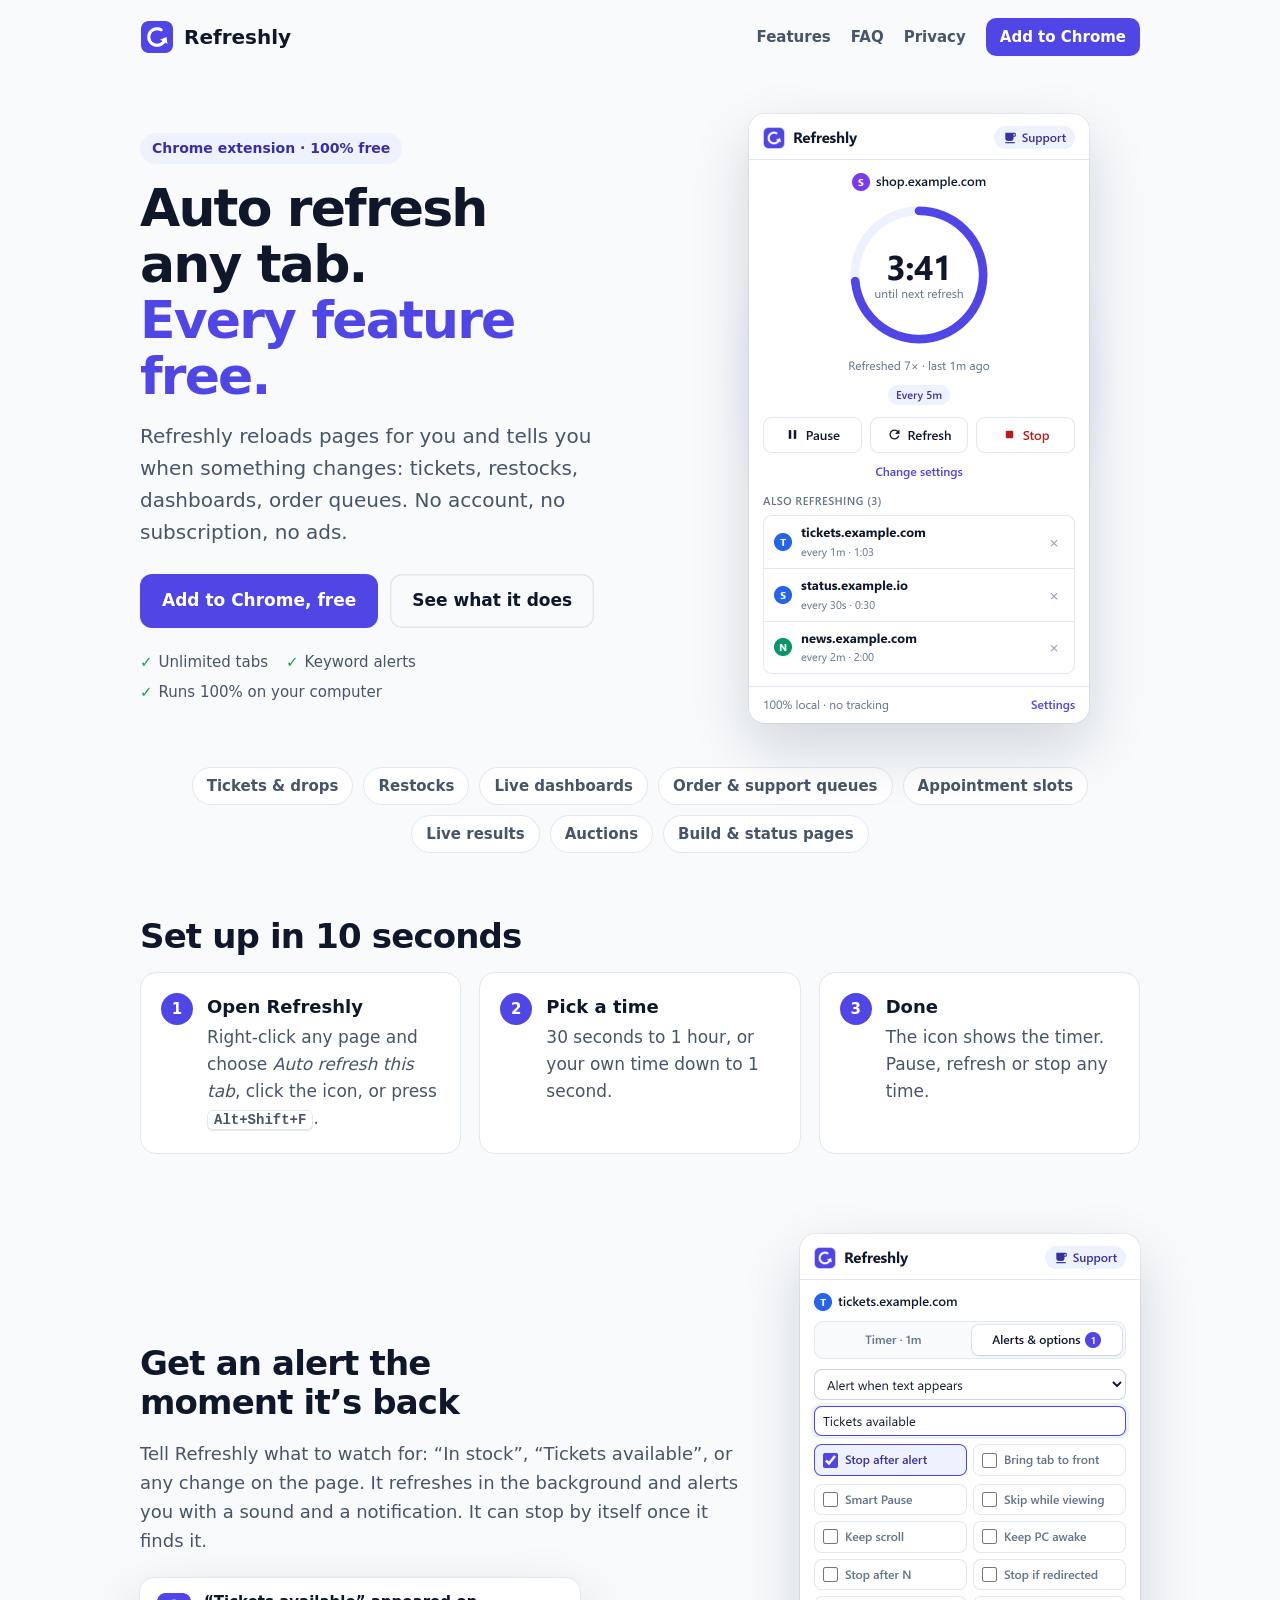
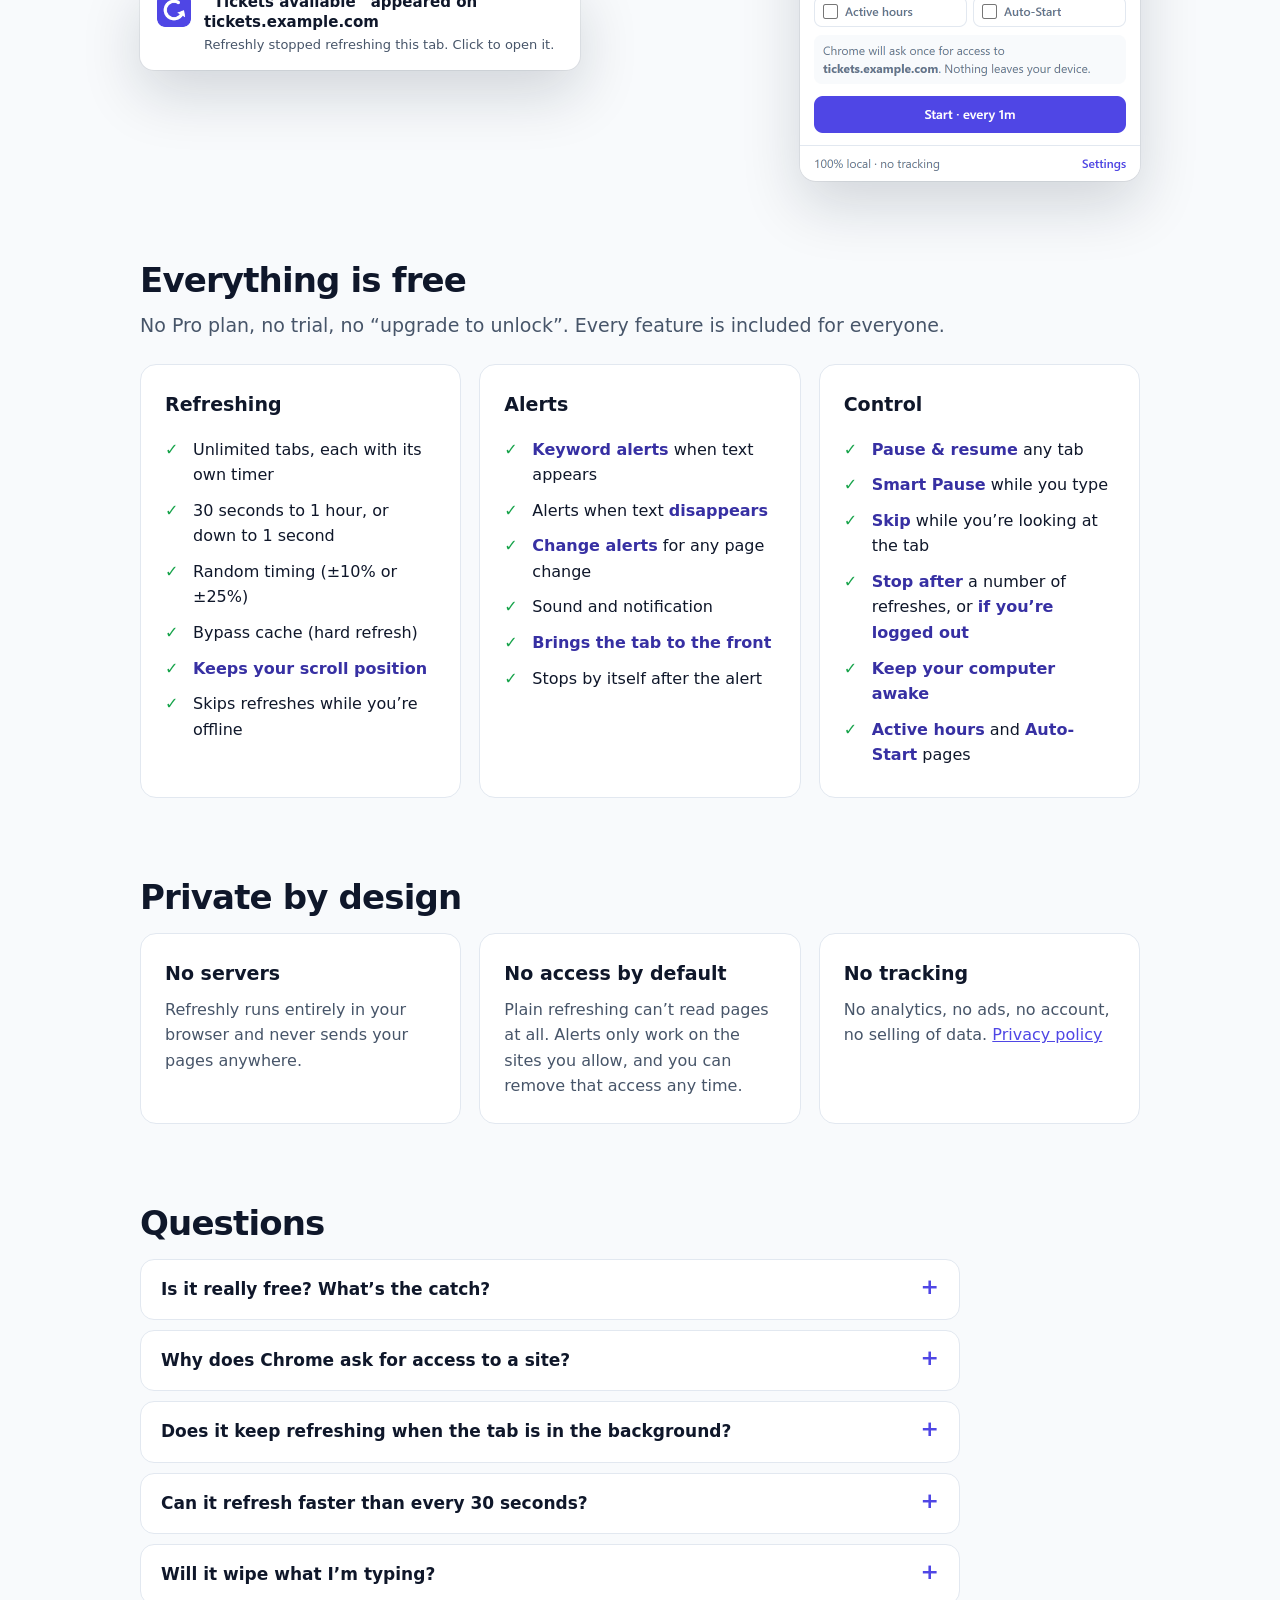
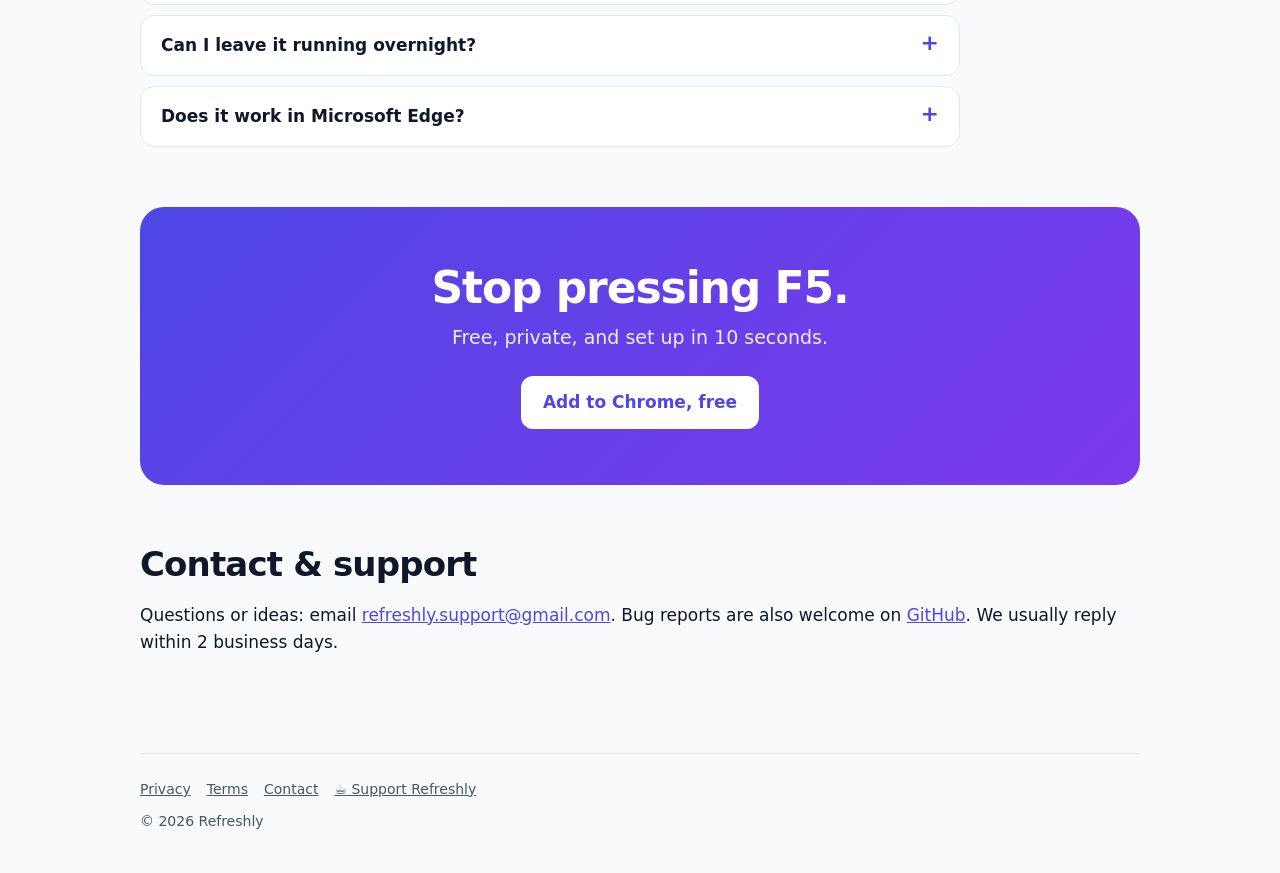
<file: index.html>
<!doctype html>
<html lang="en">
<head>
  <meta charset="utf-8">
  <meta name="viewport" content="width=device-width, initial-scale=1">
  <title>Refreshly: Auto refresh any tab. 100% free.</title>
  <meta name="description" content="Refreshly is a free Chrome extension that auto refreshes unlimited tabs, with keyword alerts, change alerts, Smart Pause, pause & resume and more. No account, no subscription, no tracking.">
  <link rel="icon" href="img/favicon.png">
  <link rel="stylesheet" href="style.css">
</head>
<body>
  <div class="wrap">
    <header class="top">
      <a class="brand" href="./"><img src="img/icon.png" alt="">Refreshly</a>
      <nav><a href="#features">Features</a><a href="#faq">FAQ</a><a href="privacy.html">Privacy</a><a class="nav-cta" href="https://chromewebstore.google.com/detail/fjkekakkoejbbcjnbmgijegbjahhjlcl">Add to Chrome</a></nav>
    </header>

    <!-- Hero: the promise on the left, the real popup on the right -->
    <div class="hero">
      <div class="hero-text">
        <span class="kicker">Chrome extension · 100% free</span>
        <h1>Auto refresh any tab.<br><em>Every feature free.</em></h1>
        <p>Refreshly reloads pages for you and tells you when something changes: tickets, restocks, dashboards, order queues.
          No account, no subscription, no ads.</p>
        <div class="actions">
          <a class="cta" href="https://chromewebstore.google.com/detail/fjkekakkoejbbcjnbmgijegbjahhjlcl">Add to Chrome, free</a>
          <a class="cta ghost" href="#features">See what it does</a>
        </div>
        <ul class="trust"><li>Unlimited tabs</li><li>Keyword alerts</li><li>Runs 100% on your computer</li></ul>
      </div>
      <div class="hero-shot">
        <img class="popup" src="img/popup-live.png" alt="The Refreshly popup: a countdown ring showing 3:40 until the next refresh, with Pause, Refresh and Stop buttons, and three more tabs refreshing below." width="340" height="607">
      </div>
    </div>

    <!-- What people use it for -->
    <section class="uses" aria-label="What people use Refreshly for">
      <span>Tickets &amp; drops</span><span>Restocks</span><span>Live dashboards</span><span>Order &amp; support queues</span>
      <span>Appointment slots</span><span>Live results</span><span>Auctions</span><span>Build &amp; status pages</span>
    </section>

    <section>
      <h2>Set up in 10 seconds</h2>
      <ol class="steps three">
        <li><b>Open Refreshly</b>Right-click any page and choose <i>Auto refresh this tab</i>, click the icon, or press <kbd>Alt+Shift+F</kbd>.</li>
        <li><b>Pick a time</b>30 seconds to 1 hour, or your own time down to 1 second.</li>
        <li><b>Done</b>The icon shows the timer. Pause, refresh or stop any time.</li>
      </ol>
    </section>

    <!-- Alerts -->
    <section class="split">
      <div>
        <h2>Get an alert the moment it’s back</h2>
        <p>Tell Refreshly what to watch for: “In stock”, “Tickets available”, or any change on the page.
          It refreshes in the background and alerts you with a sound and a notification. It can stop by itself once it finds it.</p>
        <div class="notif" aria-hidden="true">
          <img src="img/icon.png" alt="">
          <div><b>“Tickets available” appeared on tickets.example.com</b><span>Refreshly stopped refreshing this tab. Click to open it.</span></div>
        </div>
      </div>
      <img class="popup" src="img/popup-alerts.png" alt="The Refreshly popup set to alert when the text “Tickets available” appears." width="340" height="722" loading="lazy">
    </section>

    <section id="features">
      <h2>Everything is free</h2>
      <p class="lead">No Pro plan, no trial, no “upgrade to unlock”. Every feature is included for everyone.</p>
      <div class="grid three">
        <div class="card">
          <h3>Refreshing</h3>
          <ul class="ticks">
            <li>Unlimited tabs, each with its own timer</li>
            <li>30 seconds to 1 hour, or down to 1 second</li>
            <li>Random timing (±10% or ±25%)</li>
            <li>Bypass cache (hard refresh)</li>
            <li><b>Keeps your scroll position</b></li>
            <li>Skips refreshes while you’re offline</li>
          </ul>
        </div>
        <div class="card">
          <h3>Alerts</h3>
          <ul class="ticks">
            <li><b>Keyword alerts</b> when text appears</li>
            <li>Alerts when text <b>disappears</b></li>
            <li><b>Change alerts</b> for any page change</li>
            <li>Sound and notification</li>
            <li><b>Brings the tab to the front</b></li>
            <li>Stops by itself after the alert</li>
          </ul>
        </div>
        <div class="card">
          <h3>Control</h3>
          <ul class="ticks">
            <li><b>Pause &amp; resume</b> any tab</li>
            <li><b>Smart Pause</b> while you type</li>
            <li><b>Skip</b> while you’re looking at the tab</li>
            <li><b>Stop after</b> a number of refreshes, or <b>if you’re logged out</b></li>
            <li><b>Keep your computer awake</b></li>
            <li><b>Active hours</b> and <b>Auto-Start</b> pages</li>
          </ul>
        </div>
      </div>
    </section>

    <section>
      <h2>Private by design</h2>
      <div class="grid three">
        <div class="card"><h3>No servers</h3><p class="card-p">Refreshly runs entirely in your browser and never sends your pages anywhere.</p></div>
        <div class="card"><h3>No access by default</h3><p class="card-p">Plain refreshing can’t read pages at all. Alerts only work on the sites you allow, and you can remove that access any time.</p></div>
        <div class="card"><h3>No tracking</h3><p class="card-p">No analytics, no ads, no account, no selling of data. <a href="privacy.html">Privacy policy</a></p></div>
      </div>
    </section>

    <section id="faq">
      <h2>Questions</h2>
      <div class="faq">
        <details><summary>Is it really free? What’s the catch?</summary>
          <p>Yes, every feature is free, with no limits and no ads. There’s no account and nothing to buy. If Refreshly saves you time, you can <a href="https://ko-fi.com/igorumi">support it with a tip on Ko-fi</a>, but you never have to.</p></details>
        <details><summary>Why does Chrome ask for access to a site?</summary>
          <p>Only for alerts, Smart Pause, Keep scroll, “stop if redirected” and refreshing faster than every 30 seconds, because those need to look at the page. Chrome asks once, for that one site. Plain refreshing needs no access at all. You can remove access any time in Refreshly’s settings.</p></details>
        <details><summary>Does it keep refreshing when the tab is in the background?</summary>
          <p>Yes. Each tab has its own timer, and it keeps running in background tabs and even in tabs Chrome has put to sleep.</p></details>
        <details><summary>Can it refresh faster than every 30 seconds?</summary>
          <p>Yes, down to every second. Chrome’s own timers can’t go below 30 seconds, so for faster refreshes Refreshly times them from inside the page, which is why Chrome asks for that site’s access first.</p></details>
        <details><summary>Will it wipe what I’m typing?</summary>
          <p>Not with Smart Pause on: Refreshly waits while you type or have unsaved form input. You can also turn on “Skip while I’m looking at this tab”, and “Keep my scroll position” puts you back where you were after each refresh.</p></details>
        <details><summary>Can I leave it running overnight?</summary>
          <p>Yes. Tick “Keep my computer awake” so your computer doesn’t go to sleep, and “Stop if the page goes to another address” so it stops if you get logged out. While you’re offline, Refreshly skips refreshes instead of loading error pages.</p></details>
        <details><summary>Does it work in Microsoft Edge?</summary>
          <p>Yes. Edge can install extensions from the Chrome Web Store: open the link, click “Allow extensions from other stores”, then “Add to Chrome”.</p></details>
      </div>
    </section>

    <section class="final">
      <h2>Stop pressing F5.</h2>
      <p>Free, private, and set up in 10 seconds.</p>
      <a class="cta" href="https://chromewebstore.google.com/detail/fjkekakkoejbbcjnbmgijegbjahhjlcl">Add to Chrome, free</a>
    </section>

    <section id="contact">
      <h2>Contact &amp; support</h2>
      <p>Questions or ideas: email <a href="mailto:refreshly.support@gmail.com">refreshly.support@gmail.com</a>. Bug reports are also welcome on <a href="https://github.com/getrefreshly/getrefreshly.github.io/issues">GitHub</a>.
        We usually reply within 2 business days.</p>
    </section>

    <footer>
      <a href="privacy.html">Privacy</a><a href="terms.html">Terms</a><a href="#contact">Contact</a><a href="https://ko-fi.com/igorumi">☕ Support Refreshly</a>
      <div style="margin-top:10px">© 2026 Refreshly</div>
    </footer>
  </div>
</body>
</html>
</file>
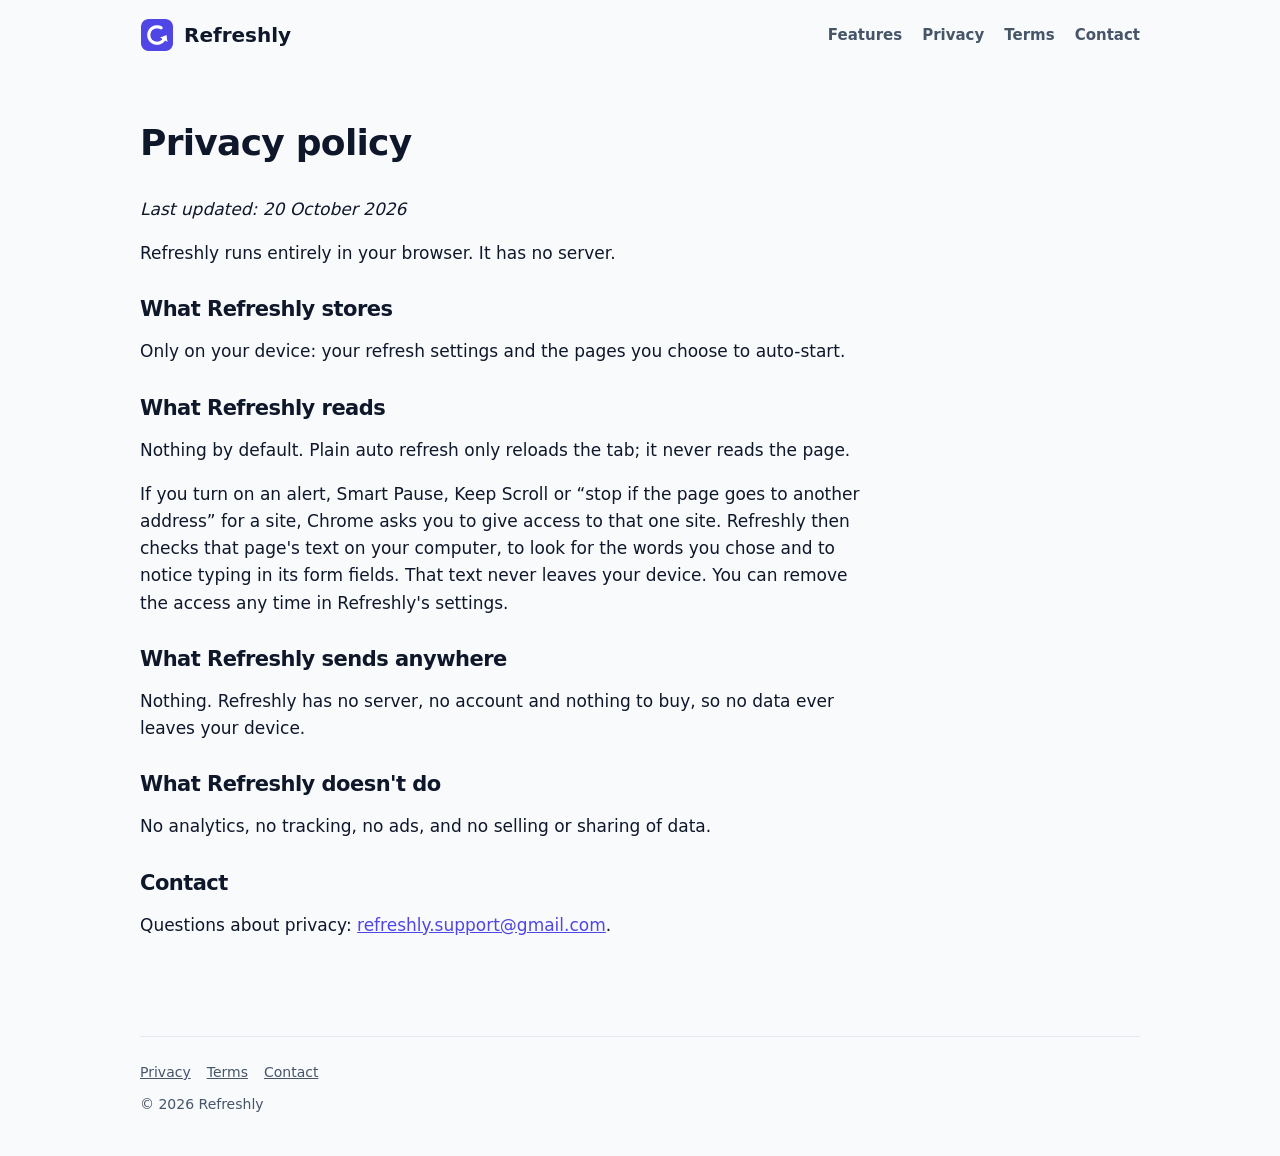
<file: privacy.html>
<!doctype html>
<html lang="en">
<head>
  <meta charset="utf-8">
  <meta name="viewport" content="width=device-width, initial-scale=1">
  <title>Privacy policy · Refreshly</title>
  <link rel="icon" href="img/favicon.png">
  <link rel="stylesheet" href="style.css">
</head>
<body>
  <div class="wrap">
    <header class="top">
      <a class="brand" href="./"><img src="img/icon.png" alt="">Refreshly</a>
      <nav><a href="./#features">Features</a><a href="privacy.html">Privacy</a><a href="terms.html">Terms</a><a href="./#contact">Contact</a></nav>
    </header>
    <main class="doc">
      <h1>Privacy policy</h1>
      <p><i>Last updated: 20 October 2026</i></p>
      <p>Refreshly runs entirely in your browser. It has no server.</p>

      <h2>What Refreshly stores</h2>
      <p>Only on your device: your refresh settings and the pages you choose to auto-start.</p>

      <h2>What Refreshly reads</h2>
      <p>Nothing by default. Plain auto refresh only reloads the tab; it never reads the page.</p>
      <p>If you turn on an alert, Smart Pause, Keep Scroll or “stop if the page goes to another address” for a site, Chrome asks you to give access to that one site. Refreshly then
        checks that page's text on your computer, to look for the words you chose and to notice typing in its form fields.
        That text never leaves your device. You can remove the access any time in Refreshly's settings.</p>

      <h2>What Refreshly sends anywhere</h2>
      <p>Nothing. Refreshly has no server, no account and nothing to buy, so no data ever leaves your device.</p>

      <h2>What Refreshly doesn't do</h2>
      <p>No analytics, no tracking, no ads, and no selling or sharing of data.</p>

      <h2>Contact</h2>
      <p>Questions about privacy: <a href="mailto:refreshly.support@gmail.com">refreshly.support@gmail.com</a>.</p>
    </main>
    <footer>
      <a href="privacy.html">Privacy</a><a href="terms.html">Terms</a><a href="./#contact">Contact</a>
      <div style="margin-top:10px">© 2026 Refreshly</div>
    </footer>
  </div>
</body>
</html>
</file>
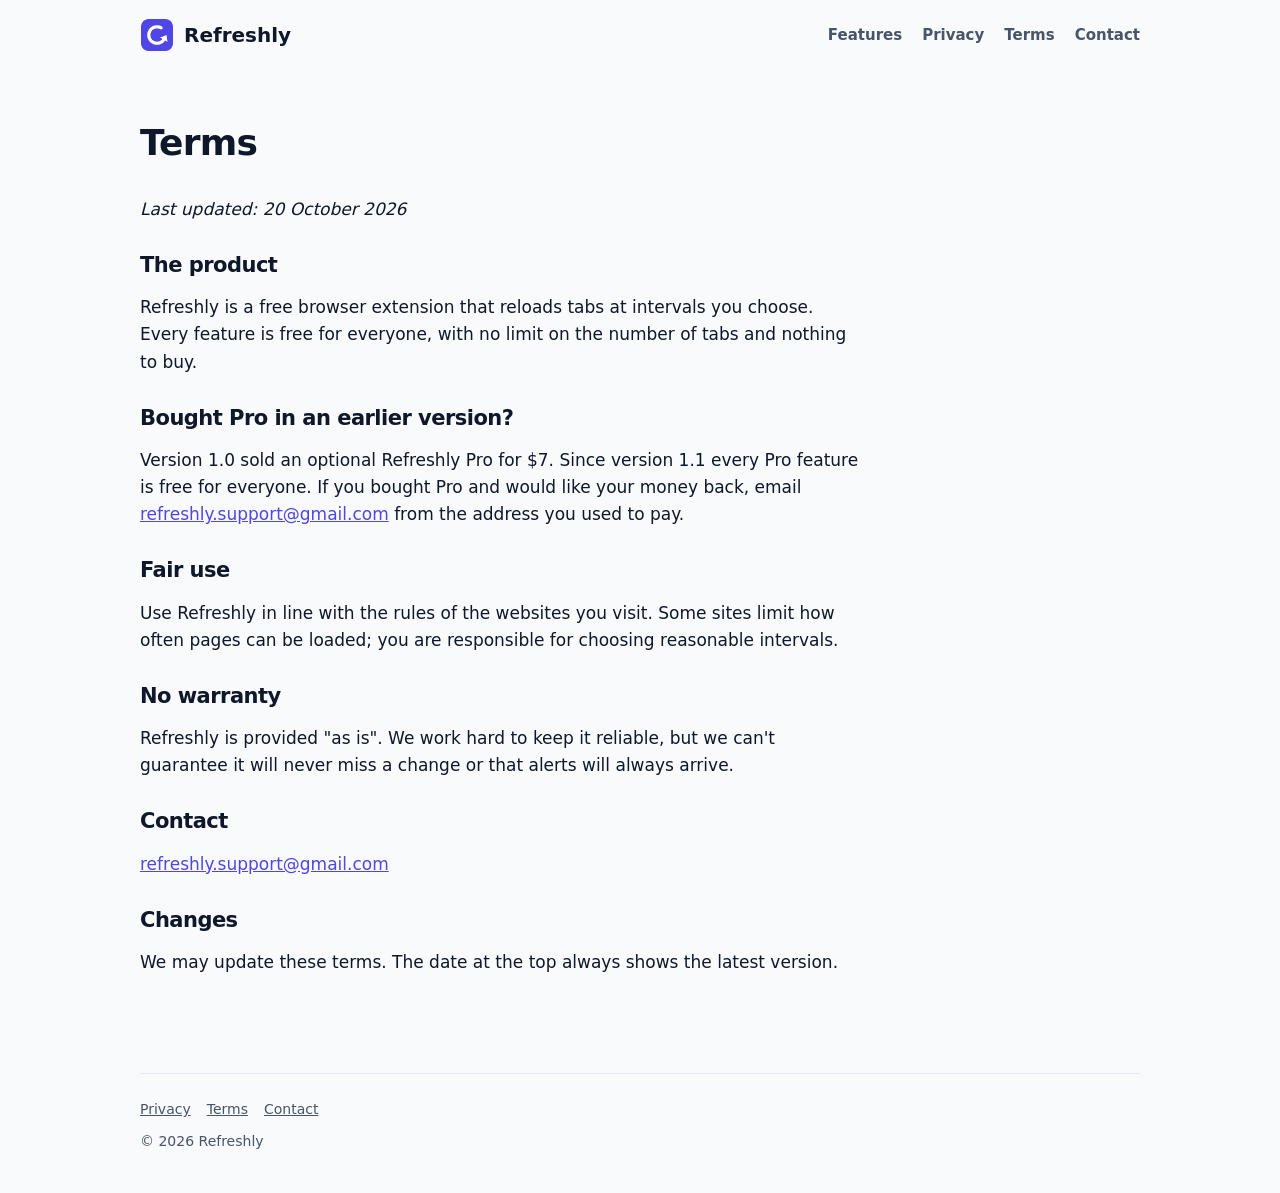
<file: terms.html>
<!doctype html>
<html lang="en">
<head>
  <meta charset="utf-8">
  <meta name="viewport" content="width=device-width, initial-scale=1">
  <title>Terms · Refreshly</title>
  <link rel="icon" href="img/favicon.png">
  <link rel="stylesheet" href="style.css">
</head>
<body>
  <div class="wrap">
    <header class="top">
      <a class="brand" href="./"><img src="img/icon.png" alt="">Refreshly</a>
      <nav><a href="./#features">Features</a><a href="privacy.html">Privacy</a><a href="terms.html">Terms</a><a href="./#contact">Contact</a></nav>
    </header>
    <main class="doc">
      <h1>Terms</h1>
      <p><i>Last updated: 20 October 2026</i></p>

      <h2>The product</h2>
      <p>Refreshly is a free browser extension that reloads tabs at intervals you choose. Every feature is free
        for everyone, with no limit on the number of tabs and nothing to buy.</p>

      <h2 id="refunds">Bought Pro in an earlier version?</h2>
      <p>Version 1.0 sold an optional Refreshly Pro for $7. Since version 1.1 every Pro feature is free for everyone.
        If you bought Pro and would like your money back, email <a href="mailto:refreshly.support@gmail.com">refreshly.support@gmail.com</a>
        from the address you used to pay.</p>

      <h2>Fair use</h2>
      <p>Use Refreshly in line with the rules of the websites you visit. Some sites limit how often pages can be loaded;
        you are responsible for choosing reasonable intervals.</p>

      <h2>No warranty</h2>
      <p>Refreshly is provided "as is". We work hard to keep it reliable, but we can't guarantee it will never miss a change
        or that alerts will always arrive.</p>

      <h2>Contact</h2>
      <p><a href="mailto:refreshly.support@gmail.com">refreshly.support@gmail.com</a></p>

      <h2>Changes</h2>
      <p>We may update these terms. The date at the top always shows the latest version.</p>
    </main>
    <footer>
      <a href="privacy.html">Privacy</a><a href="terms.html">Terms</a><a href="./#contact">Contact</a>
      <div style="margin-top:10px">© 2026 Refreshly</div>
    </footer>
  </div>
</body>
</html>
</file>
<file: style.css>
:root {
  --brand: #4f46e5; --brand-hover: #4338ca; --brand-ink: #3730a3; --brand-soft: #eef2ff;
  --ink: #0f172a; --muted: #475569; --line: #e2e8f0; --bg: #f8fafc; --card: #fff; --ok: #16a34a;
  --shadow: 0 24px 60px rgba(15,23,42,.16), 0 0 0 1px rgba(15,23,42,.06); --link: var(--brand);
}

* { box-sizing: border-box; }
html, body { margin: 0; overflow-x: hidden; }
html { scroll-behavior: smooth; }
body { background: var(--bg); color: var(--ink); font: 17px/1.6 system-ui, -apple-system, "Segoe UI", Roboto, sans-serif; -webkit-font-smoothing: antialiased; }
a { color: var(--link); }
.wrap { max-width: 1040px; margin: 0 auto; padding: 0 20px; }
kbd { font: 600 14px ui-monospace, SFMono-Regular, Menlo, monospace; background: var(--card); border: 1px solid var(--line); border-bottom-width: 2px;
      border-radius: 6px; padding: 1px 6px; white-space: nowrap; }

/* ---------- header ---------- */
header.top { display: flex; align-items: center; justify-content: space-between; padding: 18px 0; }
.brand { display: flex; align-items: center; gap: 10px; font-weight: 800; font-size: 20px; color: var(--ink); text-decoration: none; }
.brand img { width: 34px; height: 34px; border-radius: 9px; }
nav { display: flex; align-items: center; }
nav a { margin-left: 20px; color: var(--muted); text-decoration: none; font-size: 15px; font-weight: 600; }
nav a:hover { color: var(--ink); }
nav a.nav-cta { color: #fff; background: var(--brand); padding: 7px 14px; border-radius: 10px; }
nav a.nav-cta:hover { background: var(--brand-hover); color: #fff; }

/* ---------- buttons ---------- */
.cta { display: inline-flex; align-items: center; gap: 8px; background: var(--brand); color: #fff; text-decoration: none; font-weight: 700;
       padding: 13px 22px; border-radius: 12px; transition: background .15s, transform .15s; }
.cta:hover { background: var(--brand-hover); transform: translateY(-1px); }
.cta.ghost { background: transparent; color: var(--ink); box-shadow: inset 0 0 0 1.5px var(--line); }
.cta.ghost:hover { background: var(--card); }

/* ---------- hero ---------- */
.hero { display: grid; grid-template-columns: 1.15fr 1fr; gap: 48px; align-items: center; padding: 40px 0 36px; }
.kicker { display: inline-block; font-size: 14px; font-weight: 700; color: var(--brand-ink); background: var(--brand-soft); padding: 4px 12px; border-radius: 999px; }
.hero h1 { font-size: clamp(34px, 4.6vw, 52px); line-height: 1.08; letter-spacing: -0.035em; margin: 16px 0; text-wrap: balance; }
h2 { text-wrap: balance; }
.hero h1 em { font-style: normal; color: var(--brand); }
.hero-text p { font-size: 20px; color: var(--muted); margin: 0 0 26px; max-width: 520px; }
.actions { display: flex; gap: 12px; flex-wrap: wrap; }
.trust { list-style: none; padding: 0; margin: 22px 0 0; display: flex; flex-wrap: wrap; gap: 6px 18px; font-size: 15px; color: var(--muted); }
.trust li::before { content: "✓"; color: var(--ok); font-weight: 800; margin-right: 6px; }
.hero-shot { position: relative; display: flex; justify-content: center; }
.hero-shot::before { content: ""; position: absolute; inset: 8% -4% 4%; border-radius: 40px; z-index: -1;
                     background: radial-gradient(60% 60% at 50% 40%, rgba(99,102,241,.28), transparent 70%); }

/* the real popup images */
img.popup { display: block; width: 340px; max-width: 100%; height: auto; border-radius: 16px; box-shadow: var(--shadow); }

/* ---------- sections ---------- */
section { padding: 40px 0; }
h2 { font-size: clamp(26px, 3.4vw, 34px); line-height: 1.15; letter-spacing: -0.025em; margin: 0 0 16px; }
h3 { font-size: 19px; margin: 0; }
.lead { color: var(--muted); font-size: 19px; margin: -6px 0 24px; }

.uses { display: flex; flex-wrap: wrap; justify-content: center; gap: 10px; padding: 8px 0 24px; }
.uses span { background: var(--card); border: 1px solid var(--line); border-radius: 999px; padding: 6px 14px; font-size: 15px; font-weight: 600; color: var(--muted); }

.steps { counter-reset: s; list-style: none; padding: 0; margin: 0; }
.steps.three { display: grid; grid-template-columns: repeat(3, 1fr); gap: 18px; }
.steps li { counter-increment: s; background: var(--card); border: 1px solid var(--line); border-radius: 16px; padding: 20px 20px 20px 66px; position: relative; color: var(--muted); }
.steps li b { display: block; color: var(--ink); font-size: 18px; margin-bottom: 2px; }
.steps li::before { content: counter(s); position: absolute; left: 20px; top: 20px; width: 32px; height: 32px; border-radius: 50%;
                    background: var(--brand); color: #fff; display: grid; place-items: center; font-weight: 800; font-size: 15px; }

.split { display: grid; grid-template-columns: 1fr 340px; gap: 56px; align-items: center; }
.split.reverse { grid-template-columns: 340px 1fr; }
.split p { color: var(--muted); font-size: 18px; }
.notif { display: flex; gap: 12px; align-items: flex-start; max-width: 440px; margin-top: 22px; background: var(--card); border-radius: 14px;
         padding: 14px 16px; box-shadow: var(--shadow); }
.notif img { width: 36px; height: 36px; border-radius: 9px; }
.notif b { display: block; font-size: 15px; line-height: 1.35; }
.notif span { display: block; font-size: 13px; color: var(--muted); margin-top: 3px; }

.grid { display: grid; grid-template-columns: 1fr 1fr; gap: 18px; }
.grid.three { grid-template-columns: repeat(3, 1fr); }
.card { background: var(--card); border: 1px solid var(--line); border-radius: 16px; padding: 24px; }
ul.ticks { list-style: none; padding: 0; margin: 12px 0 0; }
ul.ticks li { padding: 5px 0 5px 28px; position: relative; font-size: 16px; }
ul.ticks li::before { content: "✓"; position: absolute; left: 0; color: var(--ok); font-weight: 800; }
ul.ticks b { color: var(--brand-ink); }
.facts { list-style: none; padding: 0; margin: 0; }
.facts li { padding: 9px 0; color: var(--muted); font-size: 18px; border-top: 1px solid var(--line); }
.facts li:first-child { border-top: 0; }
.facts b { color: var(--ink); }
.card-p { margin: 8px 0 0; color: var(--muted); font-size: 16px; }

.faq { display: grid; gap: 10px; max-width: 820px; }
.faq details { background: var(--card); border: 1px solid var(--line); border-radius: 14px; padding: 0 20px; }
.faq summary { cursor: pointer; font-weight: 700; padding: 16px 0; list-style: none; display: flex; justify-content: space-between; gap: 16px; }
.faq summary::-webkit-details-marker { display: none; }
.faq summary::after { content: "+"; color: var(--brand); font-size: 22px; line-height: 1; font-weight: 600; }
.faq details[open] summary::after { content: "–"; }
.faq details p { margin: 0 0 16px; color: var(--muted); }

.final { text-align: center; margin: 20px 0; padding: 56px 24px; border-radius: 24px; color: #fff;
         background: linear-gradient(135deg, #4f46e5, #7c3aed); }
.final h2 { color: #fff; font-size: clamp(30px, 4.4vw, 44px); margin-bottom: 8px; }
.final p { opacity: .9; font-size: 19px; margin: 0 0 24px; }
.final .cta { background: #fff; color: var(--brand); }
.final .cta:hover { background: #eef2ff; }

.small { font-size: 14px; color: var(--muted); margin-top: 10px; }

/* ---------- text pages (privacy, terms) ---------- */
.doc { max-width: 720px; padding: 20px 0 40px; }
.doc h1 { font-size: 36px; letter-spacing: -0.02em; }
.doc h2 { font-size: 21px; margin-top: 30px; }

footer { border-top: 1px solid var(--line); margin-top: 40px; padding: 24px 0 40px; color: var(--muted); font-size: 14px; }
footer a { color: var(--muted); margin-right: 16px; }

/* ---------- smaller screens ---------- */
@media (max-width: 860px) {
  .hero { grid-template-columns: 1fr; text-align: center; gap: 32px; padding-top: 24px; }
  .hero-text p { margin-left: auto; margin-right: auto; }
  .actions, .trust { justify-content: center; }
  .steps.three, .grid.three { grid-template-columns: 1fr; }
  .split, .split.reverse { grid-template-columns: 1fr; gap: 28px; justify-items: center; }
  .split.reverse img { order: 2; }
  .split > div { width: 100%; }
}
/* Phones: the header keeps the brand and the install button. */
@media (max-width: 560px) {
  nav a:not(.nav-cta) { display: none; }
  .brand { font-size: 18px; }
  body { font-size: 16px; }
  .hero-text p { font-size: 18px; }
  .uses span { font-size: 14px; }
}
</file>
